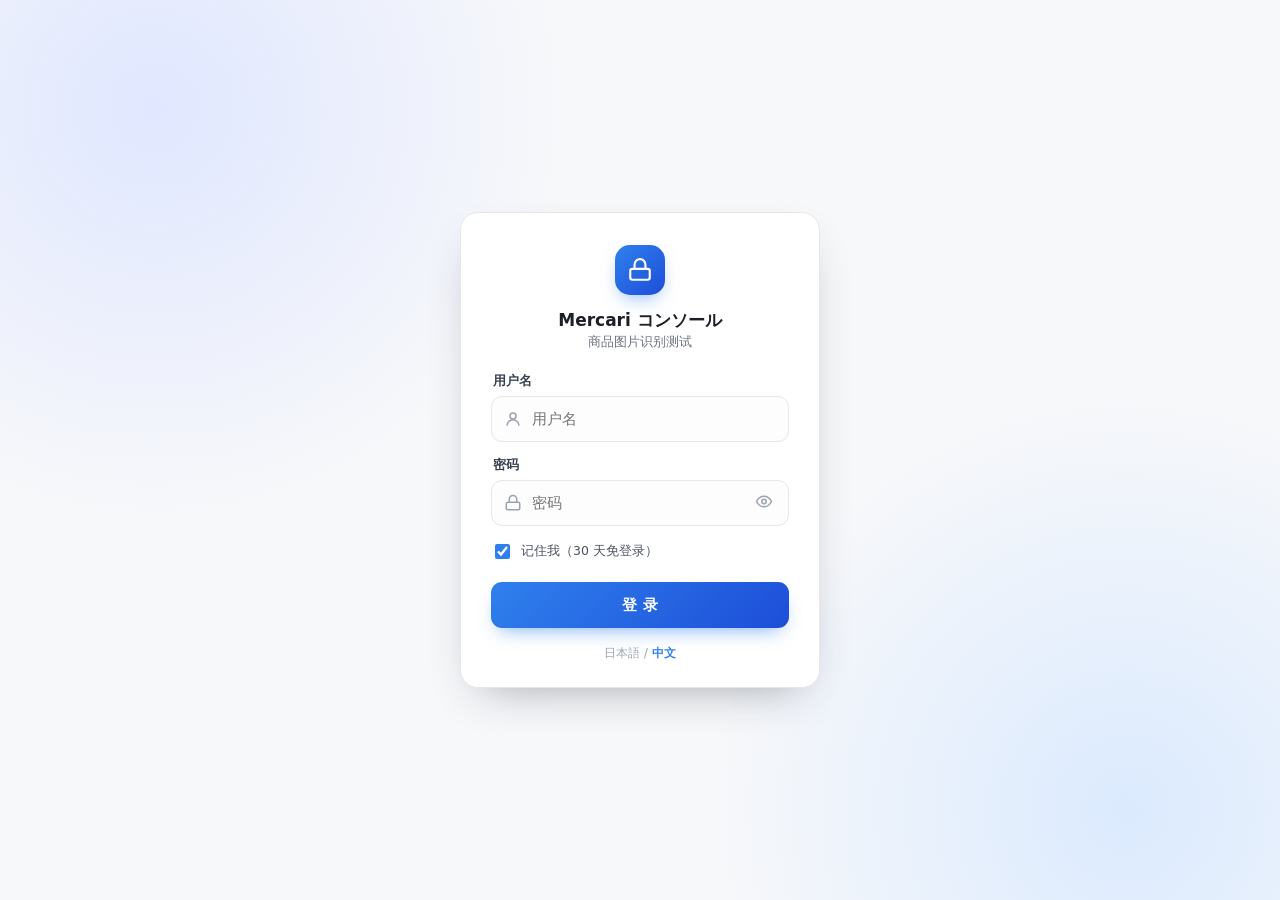
<file: web/login.html>
<!DOCTYPE html>
<html lang="zh">
<head>
<meta charset="utf-8">
<meta name="viewport" content="width=device-width, initial-scale=1">
<title>Mercari コンソール · ログイン</title>
<style>
  :root{--accent:#2f80ed;--border:#e5e7eb;--text:#1c1f25;--muted:#6b7280;--danger:#dc2626}
  *{box-sizing:border-box}
  body{margin:0;min-height:100vh;display:flex;align-items:center;justify-content:center;padding:24px;
    font-family:"Inter","Noto Sans JP",system-ui,-apple-system,sans-serif;color:var(--text);
    background:radial-gradient(circle at 12% 12%,#e0e7ff 0,transparent 30%),
      radial-gradient(circle at 88% 90%,#dbeafe 0,transparent 30%),#f7f8fa}
  .card{width:360px;background:#fff;border:1px solid var(--border);border-radius:18px;
    padding:32px 30px 26px;box-shadow:0 18px 44px -22px rgba(31,41,55,.45);position:relative}
  .logo{width:50px;height:50px;border-radius:15px;background:linear-gradient(135deg,var(--accent),#1d4ed8);
    display:flex;align-items:center;justify-content:center;margin:0 auto;box-shadow:0 8px 18px -6px rgba(47,128,237,.55)}
  .logo svg{width:26px;height:26px;stroke:#fff;fill:none;stroke-width:2}
  h2{text-align:center;font-size:17px;margin:14px 0 2px}
  .sub{text-align:center;font-size:12.5px;color:var(--muted);margin:0 0 22px}
  .lbl{display:block;font-size:12.5px;font-weight:600;color:#374151;margin:0 0 6px 2px}
  .field{position:relative;margin-bottom:15px}
  .field .ic{position:absolute;left:13px;top:50%;transform:translateY(-50%);width:18px;height:18px;fill:none;stroke:#9ca3af;stroke-width:2}
  .inp{width:100%;height:46px;border:1.5px solid var(--border);border-radius:11px;background:#fdfdfd;
    font-size:14.5px;font-family:inherit;color:var(--text);padding:0 44px 0 40px;transition:.15s}
  .inp:focus{outline:none;border-color:var(--accent);background:#fff;box-shadow:0 0 0 4px rgba(47,128,237,.12)}
  .field.err .inp{border-color:var(--danger);background:#fef2f2}
  .shake{animation:shake .45s}
  @keyframes shake{10%,90%{transform:translateX(-1px)}20%,80%{transform:translateX(2px)}
    30%,50%,70%{transform:translateX(-4px)}40%,60%{transform:translateX(4px)}}
  .eye{position:absolute;right:8px;top:50%;transform:translateY(-50%);border:none;background:none;cursor:pointer;padding:8px;color:#9ca3af}
  .eye svg{width:18px;height:18px;fill:none;stroke:currentColor;stroke-width:2}
  .rem{display:flex;align-items:center;gap:8px;font-size:12.5px;color:#4b5563;margin:2px 0 20px;cursor:pointer;user-select:none}
  .rem input{width:15px;height:15px;accent-color:var(--accent)}
  .btn{width:100%;height:46px;border:none;border-radius:11px;background:linear-gradient(135deg,var(--accent),#1d4ed8);
    color:#fff;font-size:14.5px;font-weight:600;font-family:inherit;letter-spacing:.3px;cursor:pointer;
    display:flex;align-items:center;justify-content:center;gap:8px;box-shadow:0 9px 20px -9px rgba(47,128,237,.7)}
  .btn[disabled]{opacity:.85;cursor:default}
  .spin{width:17px;height:17px;border:2px solid rgba(255,255,255,.4);border-top-color:#fff;border-radius:50%;animation:sp .7s linear infinite}
  @keyframes sp{to{transform:rotate(360deg)}}
  .alert{display:none;align-items:center;gap:7px;margin-top:15px;padding:10px 12px;background:#fef2f2;
    border:1px solid #fecaca;border-radius:10px;color:var(--danger);font-size:12.5px;font-weight:500}
  .alert.show{display:flex}
  .alert svg{width:16px;height:16px;flex:none;fill:none;stroke:currentColor;stroke-width:2}
  .lang{text-align:center;font-size:11.5px;color:#9ca3af;margin-top:18px}
  .lang span{cursor:pointer} .lang span.active{color:var(--accent);font-weight:600}
</style>
</head>
<body>
  <form class="card" id="form" autocomplete="on">
    <div class="logo"><svg viewBox="0 0 24 24"><rect x="3" y="11" width="18" height="10" rx="2"/><path d="M7 11V7a5 5 0 0 1 10 0v4"/></svg></div>
    <h2 id="t-title">Mercari コンソール</h2>
    <div class="sub" id="t-sub">商品画像識別テスター</div>

    <label class="lbl" id="t-user-label">用户名</label>
    <div class="field" id="f-user">
      <svg class="ic" viewBox="0 0 24 24"><circle cx="12" cy="8" r="4"/><path d="M4 21a8 8 0 0 1 16 0"/></svg>
      <input class="inp" style="padding-right:14px" id="username" name="username" type="text" autocomplete="username">
    </div>

    <label class="lbl" id="t-pass-label">密码</label>
    <div class="field" id="f-pass">
      <svg class="ic" viewBox="0 0 24 24"><rect x="3" y="11" width="18" height="10" rx="2"/><path d="M7 11V7a5 5 0 0 1 10 0v4"/></svg>
      <input class="inp" id="password" name="password" type="password" autocomplete="current-password">
      <button class="eye" type="button" id="toggle" aria-label="toggle">
        <svg viewBox="0 0 24 24"><path d="M2 12s3.5-7 10-7 10 7 10 7-3.5 7-10 7-10-7-10-7Z"/><circle cx="12" cy="12" r="3"/></svg>
      </button>
    </div>

    <label class="rem"><input type="checkbox" id="remember" checked> <span id="t-remember">记住我（30 天免登录）</span></label>
    <button class="btn" id="submit" type="submit"><span id="t-btn">登 录</span></button>

    <div class="alert" id="alert">
      <svg viewBox="0 0 24 24"><circle cx="12" cy="12" r="10"/><path d="M12 8v4M12 16h.01"/></svg>
      <span id="t-error">用户名或密码错误，请重试</span>
    </div>

    <div class="lang"><span data-lang="ja" id="l-ja">日本語</span> / <span data-lang="zh" id="l-zh">中文</span></div>
  </form>

<script>
  const I18N = {
    zh: {title:"Mercari コンソール", sub:"商品图片识别测试", user:"用户名", pass:"密码",
         remember:"记住我（30 天免登录）", btn:"登 录", loading:"登录中…",
         err:"用户名或密码错误，请重试", notConfigured:"登录未配置（请设置 LOGS_PASSWORD）"},
    ja: {title:"Mercari コンソール", sub:"商品画像識別テスター", user:"ユーザー名", pass:"パスワード",
         remember:"ログイン状態を保持（30日）", btn:"ログイン", loading:"ログイン中…",
         err:"ユーザー名またはパスワードが正しくありません", notConfigured:"ログイン未設定（LOGS_PASSWORD を設定してください）"}
  };
  let lang = localStorage.getItem("mercari_ui_lang") || "zh";

  function applyLang(){
    const t = I18N[lang];
    document.documentElement.lang = lang === "ja" ? "ja" : "zh";
    document.getElementById("t-title").textContent = t.title;
    document.getElementById("t-sub").textContent = t.sub;
    document.getElementById("t-user-label").textContent = t.user;
    document.getElementById("t-pass-label").textContent = t.pass;
    document.getElementById("username").placeholder = t.user;
    document.getElementById("password").placeholder = t.pass;
    document.getElementById("t-remember").textContent = t.remember;
    document.getElementById("t-btn").textContent = t.btn;
    document.getElementById("l-zh").classList.toggle("active", lang === "zh");
    document.getElementById("l-ja").classList.toggle("active", lang === "ja");
  }
  document.querySelectorAll(".lang span").forEach(el =>
    el.addEventListener("click", () => {
      lang = el.dataset.lang;
      localStorage.setItem("mercari_ui_lang", lang);
      applyLang();
    }));
  applyLang();

  // Show/hide password
  document.getElementById("toggle").addEventListener("click", () => {
    const p = document.getElementById("password");
    p.type = p.type === "password" ? "text" : "password";
  });

  // Sanitize ?next= to a same-origin path only (avoid open redirect)
  function safeNext(defaultPath){
    const fallback = (defaultPath && defaultPath.startsWith("/") && !defaultPath.startsWith("//")) ? defaultPath : "/";
    const raw = new URLSearchParams(location.search).get("next") || fallback;
    if (raw.startsWith("/") && !raw.startsWith("//")) return raw;
    return fallback;
  }

  const form = document.getElementById("form");
  const alertBox = document.getElementById("alert");
  const fUser = document.getElementById("f-user");
  const fPass = document.getElementById("f-pass");
  const submit = document.getElementById("submit");

  function showError(msg){
    document.getElementById("t-error").textContent = msg;
    alertBox.classList.add("show");
    fUser.classList.add("err"); fPass.classList.add("err");
    fPass.classList.remove("shake"); void fPass.offsetWidth; fPass.classList.add("shake");
    document.getElementById("username").focus();
  }
  function clearError(){
    alertBox.classList.remove("show");
    fUser.classList.remove("err"); fPass.classList.remove("err");
  }

  form.addEventListener("submit", async (e) => {
    e.preventDefault();
    clearError();
    const t = I18N[lang];
    const body = {
      username: document.getElementById("username").value,
      password: document.getElementById("password").value,
      remember: document.getElementById("remember").checked,
    };
    submit.disabled = true;
    submit.innerHTML = '<span class="spin"></span> ' + t.loading;
    try {
      const r = await fetch("/api/v1/console/login", {
        method: "POST",
        headers: {"Content-Type": "application/json"},
        credentials: "same-origin",
        body: JSON.stringify(body),
      });
      if (r.ok) {
        const payload = await r.json();
        location.replace(safeNext(payload.defaultPath));
        return;
      }
      showError(r.status === 503 ? t.notConfigured : t.err);
    } catch (err) {
      showError(t.err);
    }
    submit.disabled = false;
    submit.innerHTML = '<span id="t-btn">' + t.btn + '</span>';
  });
</script>
</body>
</html>
</file>
